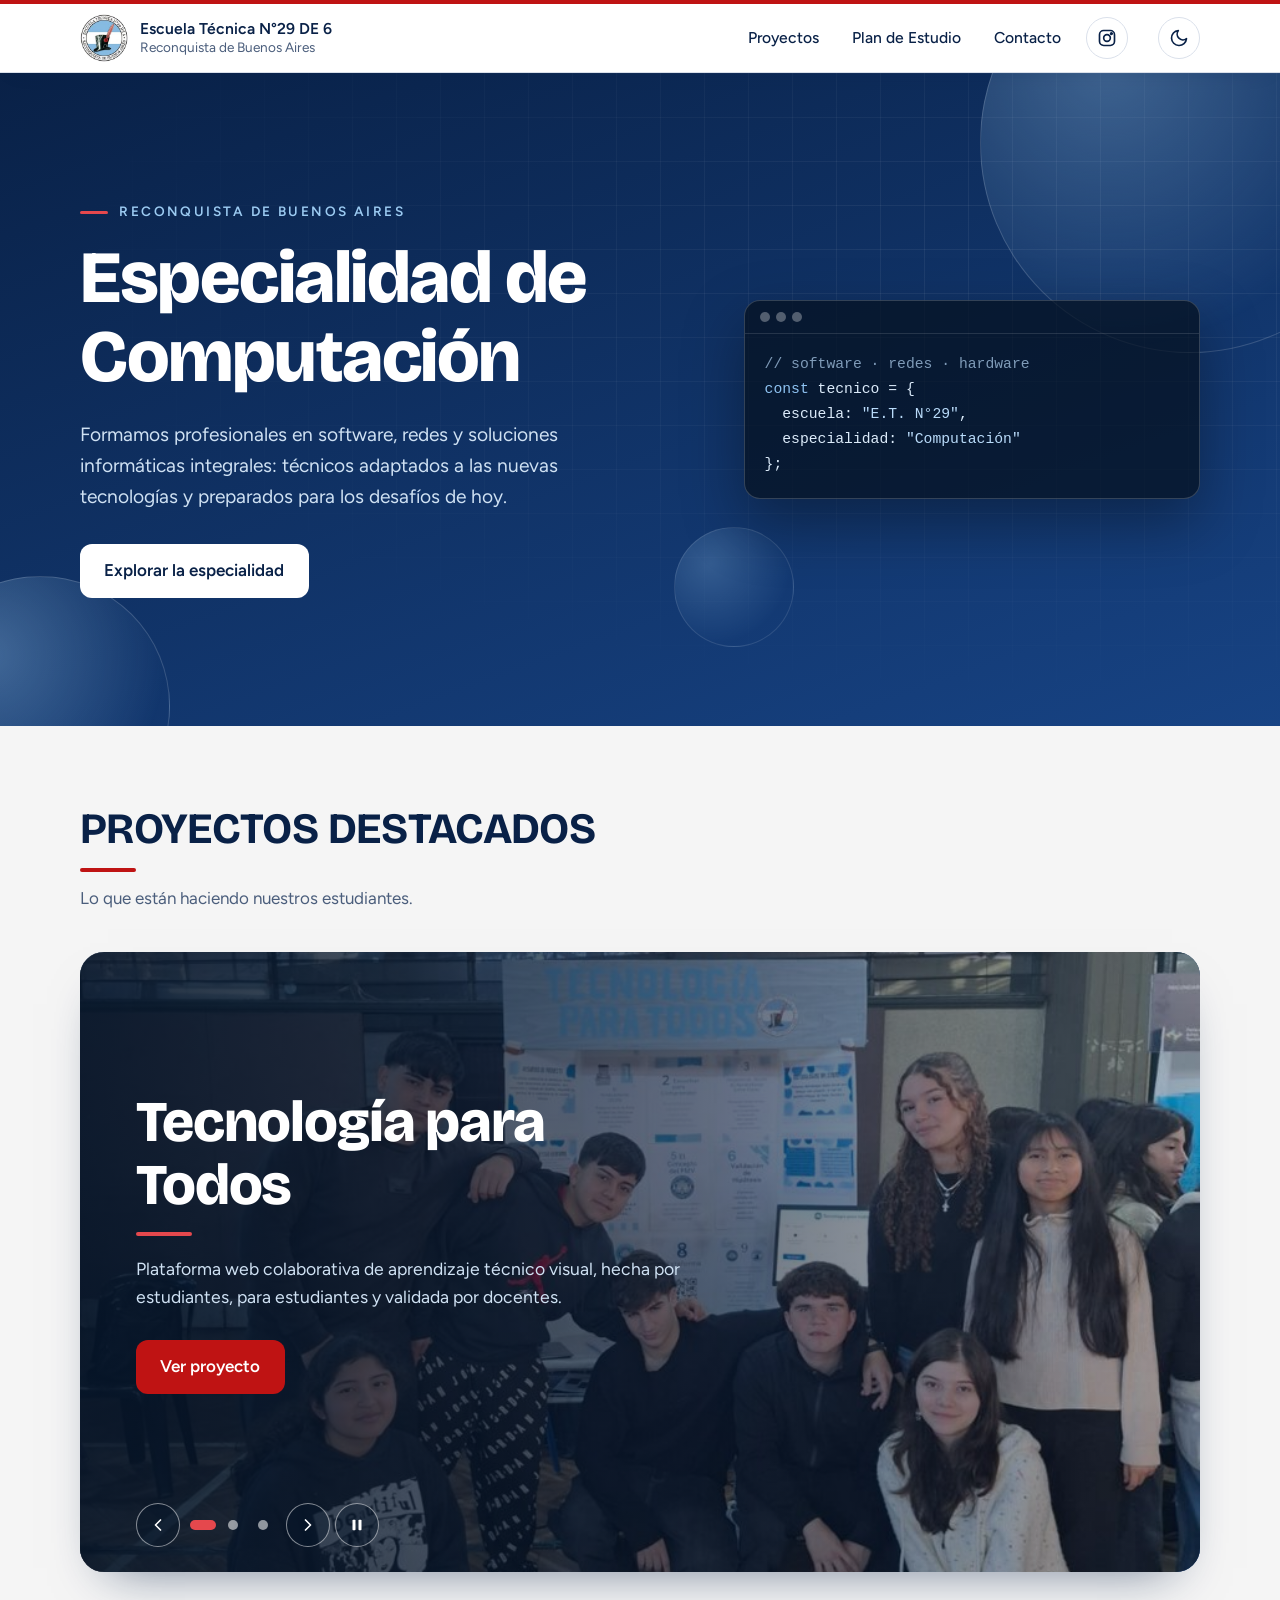
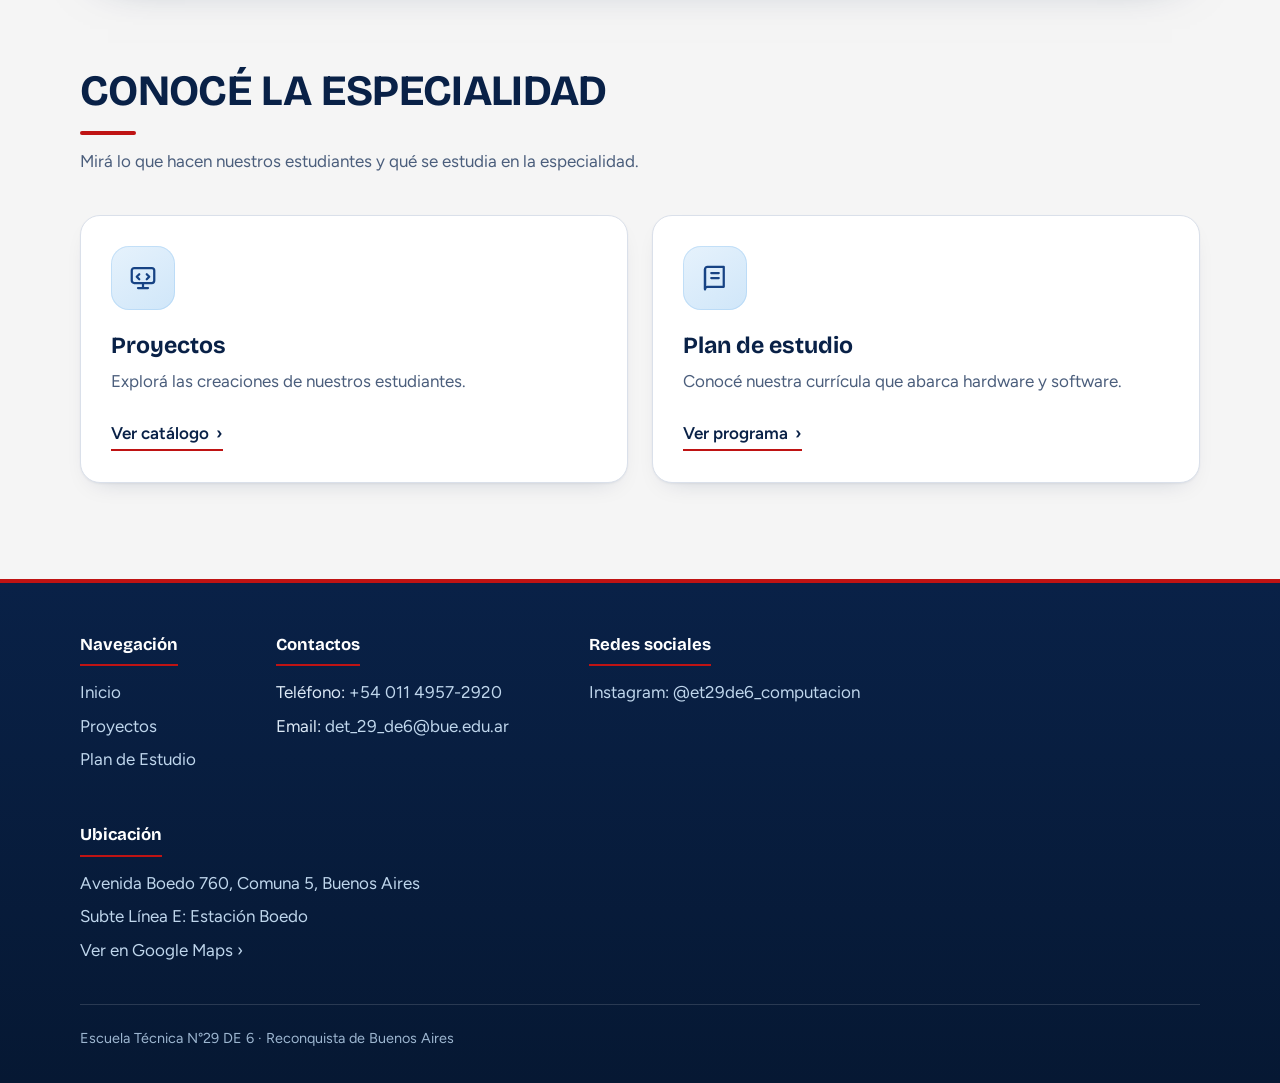
<file: index.html>
<!DOCTYPE html>
<html lang="es">
<head>
<meta charset="utf-8">
<meta name="viewport" content="width=device-width, initial-scale=1, viewport-fit=cover">
<title>Especialidad de Computación · Escuela Técnica N°29 DE 6</title>
<link href="https://fonts.googleapis.com/css2?family=Bricolage+Grotesque:wght@600;700;800&family=Figtree:wght@400;500;600&display=swap" rel="stylesheet">
<link rel="stylesheet" href="global.css">
<link rel="stylesheet" href="inicio.css">
<link rel="stylesheet" href="carrusel.css">
<script src="menu.js"></script>
</head>
<body>
<header>
  <div class="wrap bar">
    <a class="brand" href="index.html" aria-label="Inicio">
      <!-- Se mantiene la imagen original -->
      <img src="logo.jpg" width="48" height="48" alt="Escudo de la Escuela Técnica N°29 DE 6" style="border-radius:50%;flex:none;display:block;background:#fff">
      <span>Escuela Técnica N°29 DE 6<small>Reconquista de Buenos Aires</small></span>
    </a>
    <button class="burger" aria-label="Abrir menú" aria-expanded="false" aria-controls="menu">
      <svg width="22" height="22" viewBox="0 0 24 24" fill="none" stroke="currentColor" stroke-width="2" stroke-linecap="round"><path d="M3 6h18M3 12h18M3 18h18"/></svg>
    </button>
    <nav class="main" id="menu" aria-label="Principal">
      <!-- ¡ENLACES CORREGIDOS A HTML! -->
      <a href="proyectos.html">Proyectos</a>
      <a href="plan.html">Plan de Estudio</a>
      <a href="#contacto">Contacto</a>
      <a class="ig" href="https://www.instagram.com/et29de6_computacion" target="_blank" rel="noopener" aria-label="Instagram de la escuela">
        <svg width="20" height="20" viewBox="0 0 24 24" fill="none" stroke="currentColor" stroke-width="2"><rect x="3" y="3" width="18" height="18" rx="5"/><circle cx="12" cy="12" r="4"/><circle cx="17.3" cy="6.7" r="1" fill="currentColor"/></svg>
      </a>
    </nav>
  </div>
</header>

<main id="inicio">
  <div class="hero">
    <span class="ell e1"></span><span class="ell e2"></span><span class="ell e3"></span>
    <div class="wrap">
      <div>
        <p class="eyebrow">Reconquista de Buenos Aires</p>
        <h1>Especialidad de Computación</h1>
        <p>Formamos profesionales en software, redes y soluciones informáticas integrales: técnicos adaptados a las nuevas tecnologías y preparados para los desafíos de hoy.</p>
        <div class="cta">
          <!-- ¡ENLACES CORREGIDOS A HTML! -->
          <a class="btn primary" href="#explorar">Explorar la especialidad</a>
        </div>
      </div>
      <div class="term" aria-hidden="true">
        <div class="top"><i></i><i></i><i></i></div>
<pre><span class="c">// software · redes · hardware</span>
<span class="k">const</span> tecnico = {
  escuela: <span class="s">"E.T. N°29"</span>,
  especialidad: <span class="s">"Computación"</span>
};</pre>
      </div>
    </div>
  </div>
  <!-- Carrusel de proyectos destacados (se alimenta de proyectos-data.js) -->
  <section class="car-sec" id="destacados" aria-labelledby="car-t">
    <div class="wrap">
      <div class="head">
        <h2 id="car-t">Proyectos destacados</h2>
        <p>Lo que están haciendo nuestros estudiantes.</p>
      </div>
      <div class="car" id="carrusel" role="region" aria-roledescription="carrusel" aria-label="Proyectos destacados"></div>
    </div>
  </section>
  <section class="explore" id="explorar">
    <div class="wrap">
      <div class="head">
        <h2>Conocé la especialidad</h2>
        <p>Mirá lo que hacen nuestros estudiantes y qué se estudia en la especialidad.</p>
      </div>
      <div class="grid">
        <!-- ¡ENLACES CORREGIDOS A HTML! -->
        <a class="card" href="proyectos.html">
          <span class="ico"><svg width="30" height="30" viewBox="0 0 24 24" fill="none" stroke="currentColor" stroke-width="1.8" stroke-linecap="round" stroke-linejoin="round" aria-hidden="true"><rect x="3" y="4" width="18" height="12" rx="2"/><path d="M8 20h8M12 16v4M9 9l-2 2 2 2M15 9l2 2-2 2"/></svg></span>
          <h3>Proyectos</h3>
          <p>Explorá las creaciones de nuestros estudiantes.</p>
          <span class="go">Ver catálogo <span aria-hidden="true">›</span></span>
        </a>
        <a class="card" href="plan.html">
          <span class="ico"><svg width="30" height="30" viewBox="0 0 24 24" fill="none" stroke="currentColor" stroke-width="1.8" stroke-linecap="round" stroke-linejoin="round" aria-hidden="true"><path d="M4 5a2 2 0 0 1 2-2h13v16H6a2 2 0 0 0-2 2z"/><path d="M4 21V5M9 8h6M9 12h6"/></svg></span>
          <h3>Plan de estudio</h3>
          <p>Conocé nuestra currícula que abarca hardware y software.</p>
          <span class="go">Ver programa <span aria-hidden="true">›</span></span>
        </a>
      </div>
    </div>
  </section>
</main>

<!-- Footer compartido -->
<footer id="contacto">
  <div class="wrap">
    <div class="fgrid">
      <!-- ¡ENLACES CORREGIDOS A HTML! -->
      <div><h4>Navegación</h4><ul><li><a href="index.html">Inicio</a></li><li><a href="proyectos.html">Proyectos</a></li><li><a href="plan.html">Plan de Estudio</a></li></ul></div>
      <div><h4>Contactos</h4><ul><li>Teléfono: <a href="tel:+541149572920">+54 011 4957-2920</a></li><li>Email: <a href="mailto:det_29_de6@bue.edu.ar">det_29_de6@bue.edu.ar</a></li></ul></div>
      <div><h4>Redes sociales</h4><ul><li><a href="https://www.instagram.com/et29de6_computacion" target="_blank" rel="noopener">Instagram: @et29de6_computacion</a></li></ul></div>
      <div><h4>Ubicación</h4><address>Avenida Boedo 760, Comuna 5, Buenos Aires<span>Subte Línea E: Estación Boedo</span><a href="https://www.google.com/maps/search/?api=1&query=Escuela+T%C3%A9cnica+29+Avenida+Boedo+760+Buenos+Aires" target="_blank" rel="noopener">Ver en Google Maps ›</a></address></div>
    </div>
    <div class="legal">Escuela Técnica N°29 DE 6 · Reconquista de Buenos Aires</div>
  </div>
</footer>
<script src="proyectos-data.js"></script>
<script src="carrusel.js"></script>
</body>
</html>
</file>
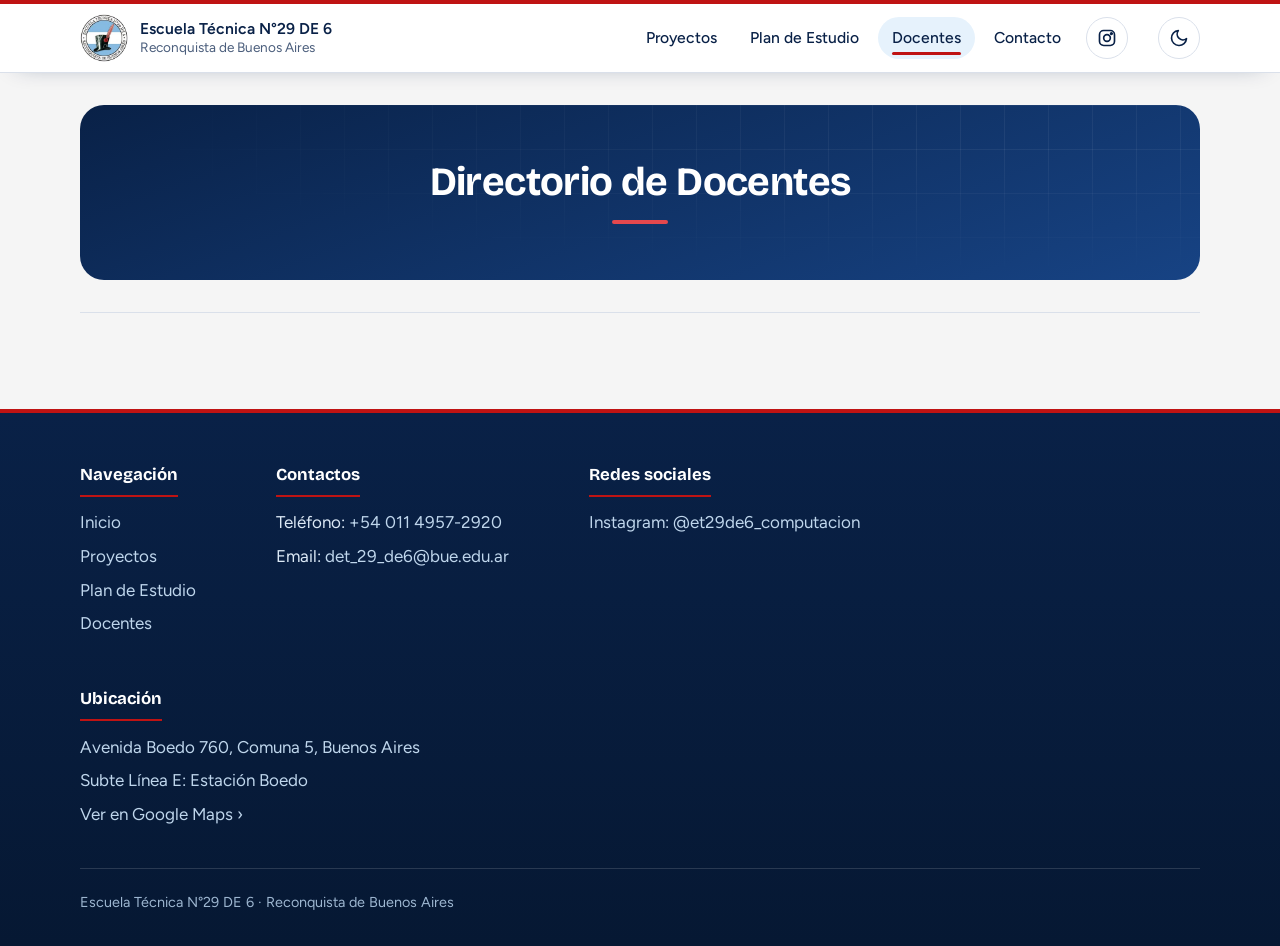
<file: docentes.html>
<!DOCTYPE html>
<html lang="es">
<head>
<meta charset="utf-8">
<meta name="viewport" content="width=device-width, initial-scale=1, viewport-fit=cover">
<title>Docentes · Escuela Técnica N°29 DE 6</title>
<link href="https://fonts.googleapis.com/css2?family=Bricolage+Grotesque:wght@600;700;800&family=Figtree:wght@400;500;600&display=swap" rel="stylesheet">
<link rel="stylesheet" href="global.css">
<link rel="stylesheet" href="docentes.css">
</head>
<body>
<header>
  <div class="wrap bar">
    <a class="brand" href="index.html" aria-label="Inicio">
      <img src="logo.jpg" width="48" height="48" alt="Escudo de la Escuela Técnica N°29 DE 6" style="border-radius:50%;flex:none;display:block;background:#fff">
      <span>Escuela Técnica N°29 DE 6<small>Reconquista de Buenos Aires</small></span>
    </a>
    <button class="burger" aria-label="Abrir menú" aria-expanded="false" aria-controls="menu">
      <svg width="22" height="22" viewBox="0 0 24 24" fill="none" stroke="currentColor" stroke-width="2" stroke-linecap="round"><path d="M3 6h18M3 12h18M3 18h18"/></svg>
    </button>
    <nav class="main" id="menu" aria-label="Principal">
      <a href="proyectos.html">Proyectos</a>
      <a href="plan.html">Plan de Estudio</a>
      <a href="docentes.html" class="active">Docentes</a>
      <a href="#contacto">Contacto</a>
      <a class="ig" href="https://www.instagram.com/et29de6_computacion" target="_blank" rel="noopener" aria-label="Instagram de la escuela">
        <svg width="20" height="20" viewBox="0 0 24 24" fill="none" stroke="currentColor" stroke-width="2"><rect x="3" y="3" width="18" height="18" rx="5"/><circle cx="12" cy="12" r="4"/><circle cx="17.3" cy="6.7" r="1" fill="currentColor"/></svg>
      </a>
    </nav>
  </div>
</header>
<main>
  <div class="wrap">
    <div class="phead center"><h1>Directorio de Docentes</h1></div><hr class="rule">
    <div class="dgrid" id="dg" style="padding-bottom:4rem"></div>
  </div>
</main>
<footer id="contacto">
  <div class="wrap">
    <div class="fgrid">
      <div><h4>Navegación</h4><ul>
        <li><a href="index.html">Inicio</a></li><li><a href="proyectos.html">Proyectos</a></li>
        <li><a href="plan.html">Plan de Estudio</a></li><li><a href="docentes.html">Docentes</a></li></ul></div>
      <div><h4>Contactos</h4><ul>
        <li>Teléfono: <a href="tel:+541149572920">+54 011 4957-2920</a></li>
        <li>Email: <a href="mailto:det_29_de6@bue.edu.ar">det_29_de6@bue.edu.ar</a></li></ul></div>
      <div><h4>Redes sociales</h4><ul>
        <li><a href="https://www.instagram.com/et29de6_computacion" target="_blank" rel="noopener">Instagram: @et29de6_computacion</a></li></ul></div>
      <div><h4>Ubicación</h4><address>
        Avenida Boedo 760, Comuna 5, Buenos Aires
        <span>Subte Línea E: Estación Boedo</span>
        <a href="https://www.google.com/maps/search/?api=1&query=Escuela+T%C3%A9cnica+29+Avenida+Boedo+760+Buenos+Aires" target="_blank" rel="noopener">Ver en Google Maps ›</a></address></div>
    </div>
    <div class="legal">Escuela Técnica N°29 DE 6 · Reconquista de Buenos Aires</div>
  </div>
</footer>
<script src="menu.js"></script>
<script src="docentes.js"></script>
</body>
</html>
</file>
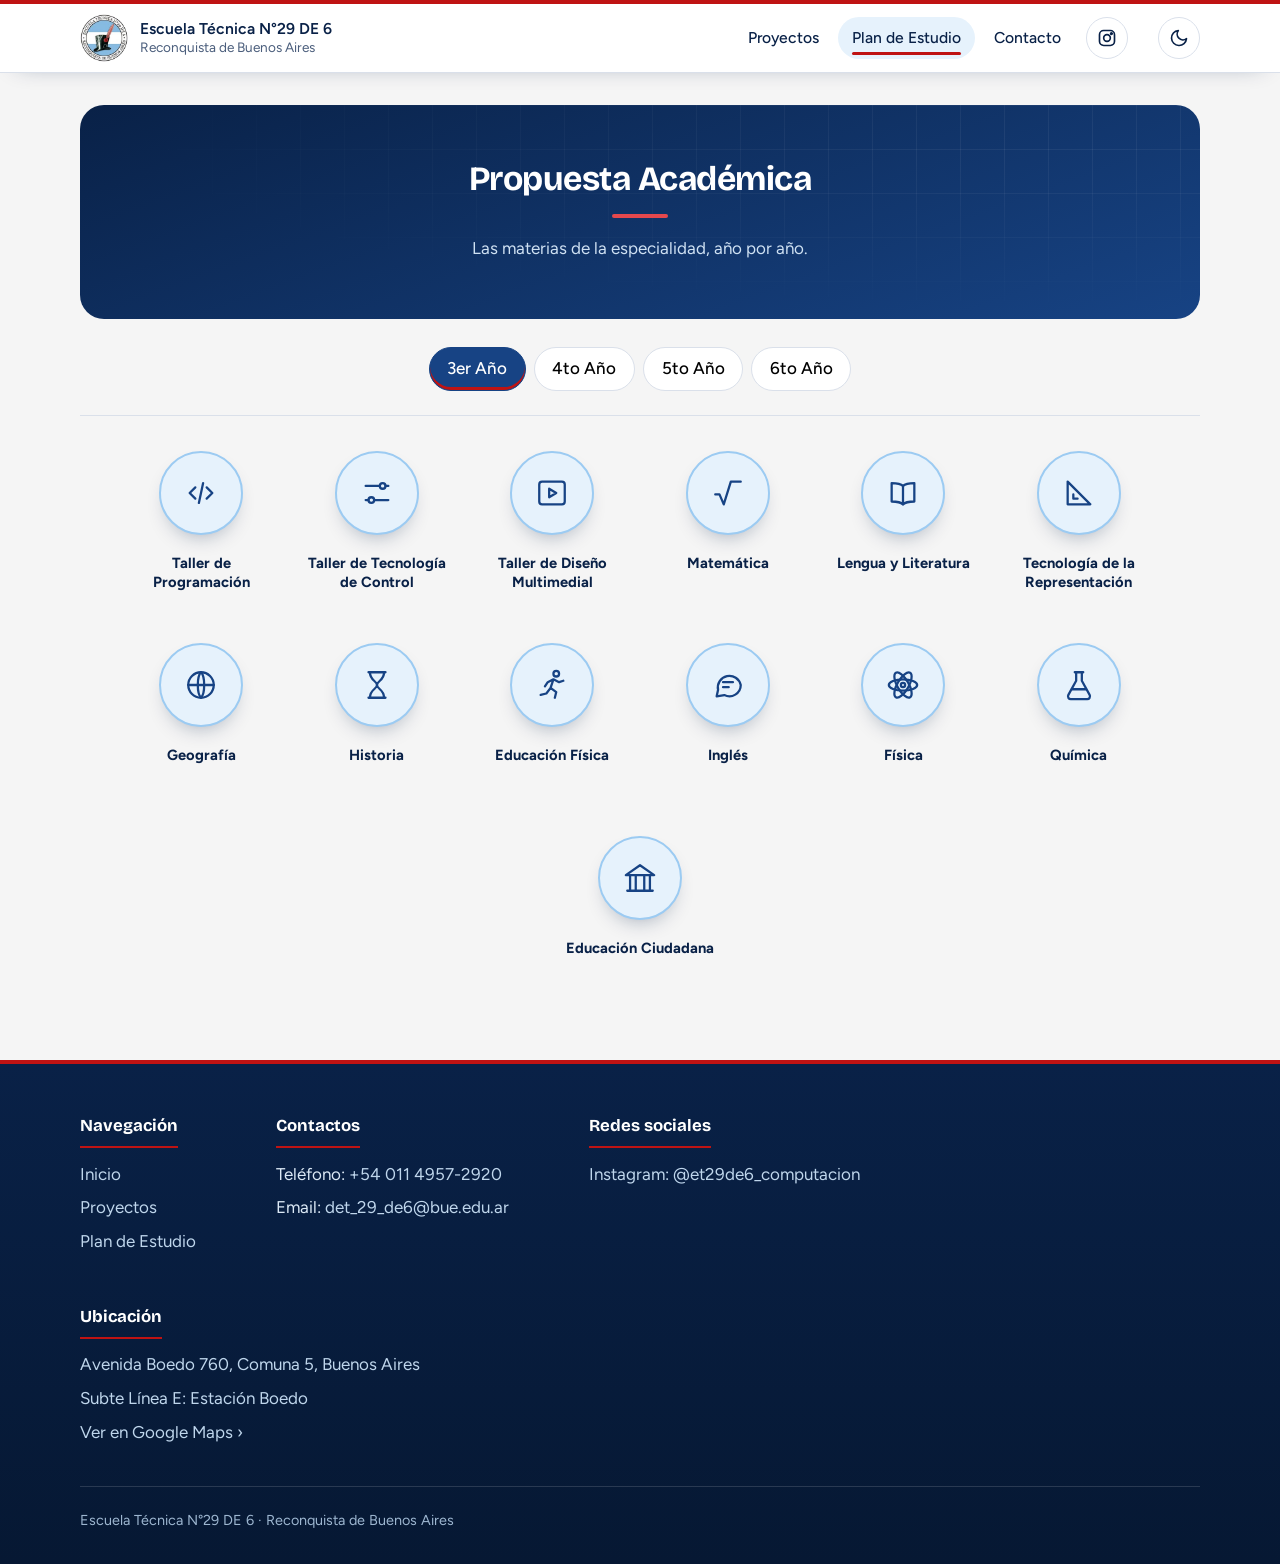
<file: plan.html>
<!DOCTYPE html>
<html lang="es">
<head>
<meta charset="utf-8">
<meta name="viewport" content="width=device-width, initial-scale=1, viewport-fit=cover">
<title>Plan de Estudio · Escuela Técnica N°29 DE 6</title>
<link href="https://fonts.googleapis.com/css2?family=Bricolage+Grotesque:wght@600;700;800&family=Figtree:wght@400;500;600&display=swap" rel="stylesheet">
<link rel="stylesheet" href="global.css">
<link rel="stylesheet" href="plan.css">
<script src="menu.js"></script>
</head>
<body>
<header>
  <div class="wrap bar">
    <a class="brand" href="index.html" aria-label="Inicio">
      <img src="logo.jpg" width="48" height="48" alt="Escudo de la Escuela Técnica N°29 DE 6" style="border-radius:50%;flex:none;display:block;background:#fff">
      <span>Escuela Técnica N°29 DE 6<small>Reconquista de Buenos Aires</small></span>
    </a>
    <button class="burger" aria-label="Abrir menú" aria-expanded="false" aria-controls="menu">
      <svg width="22" height="22" viewBox="0 0 24 24" fill="none" stroke="currentColor" stroke-width="2" stroke-linecap="round"><path d="M3 6h18M3 12h18M3 18h18"/></svg>
    </button>
    <nav class="main" id="menu" aria-label="Principal">
      <a href="proyectos.html">Proyectos</a>
      <a href="plan.html" class="active">Plan de Estudio</a>
      <a href="#contacto">Contacto</a>
      <a class="ig" href="https://www.instagram.com/et29de6_computacion" target="_blank" rel="noopener" aria-label="Instagram de la escuela">
        <svg width="20" height="20" viewBox="0 0 24 24" fill="none" stroke="currentColor" stroke-width="2"><rect x="3" y="3" width="18" height="18" rx="5"/><circle cx="12" cy="12" r="4"/><circle cx="17.3" cy="6.7" r="1" fill="currentColor"/></svg>
      </a>
    </nav>
  </div>
</header>
<main>
  <div class="wrap">
    <div class="phead center">
      <h1>Propuesta Académica</h1>
      <p>Las materias de la especialidad, año por año.</p>
    </div>
    <div class="chips c" id="years" role="group" aria-label="Año"></div><hr class="rule">
    <div class="mats" id="mats" style="padding-bottom:4rem"></div>
  </div>
</main>
<footer id="contacto">
  <div class="wrap">
    <div class="fgrid">
      <div><h4>Navegación</h4><ul>
        <li><a href="index.html">Inicio</a></li><li><a href="proyectos.html">Proyectos</a></li>
        <li><a href="plan.html">Plan de Estudio</a></li></ul></div>
      <div><h4>Contactos</h4><ul>
        <li>Teléfono: <a href="tel:+541149572920">+54 011 4957-2920</a></li>
        <li>Email: <a href="mailto:det_29_de6@bue.edu.ar">det_29_de6@bue.edu.ar</a></li></ul></div>
      <div><h4>Redes sociales</h4><ul>
        <li><a href="https://www.instagram.com/et29de6_computacion" target="_blank" rel="noopener">Instagram: @et29de6_computacion</a></li></ul></div>
      <div><h4>Ubicación</h4><address>
        Avenida Boedo 760, Comuna 5, Buenos Aires
        <span>Subte Línea E: Estación Boedo</span>
        <a href="https://www.google.com/maps/search/?api=1&query=Escuela+T%C3%A9cnica+29+Avenida+Boedo+760+Buenos+Aires" target="_blank" rel="noopener">Ver en Google Maps ›</a></address></div>
    </div>
    <div class="legal">Escuela Técnica N°29 DE 6 · Reconquista de Buenos Aires</div>
  </div>
</footer>
<script src="plan.js"></script>
</body>
</html>
</file>
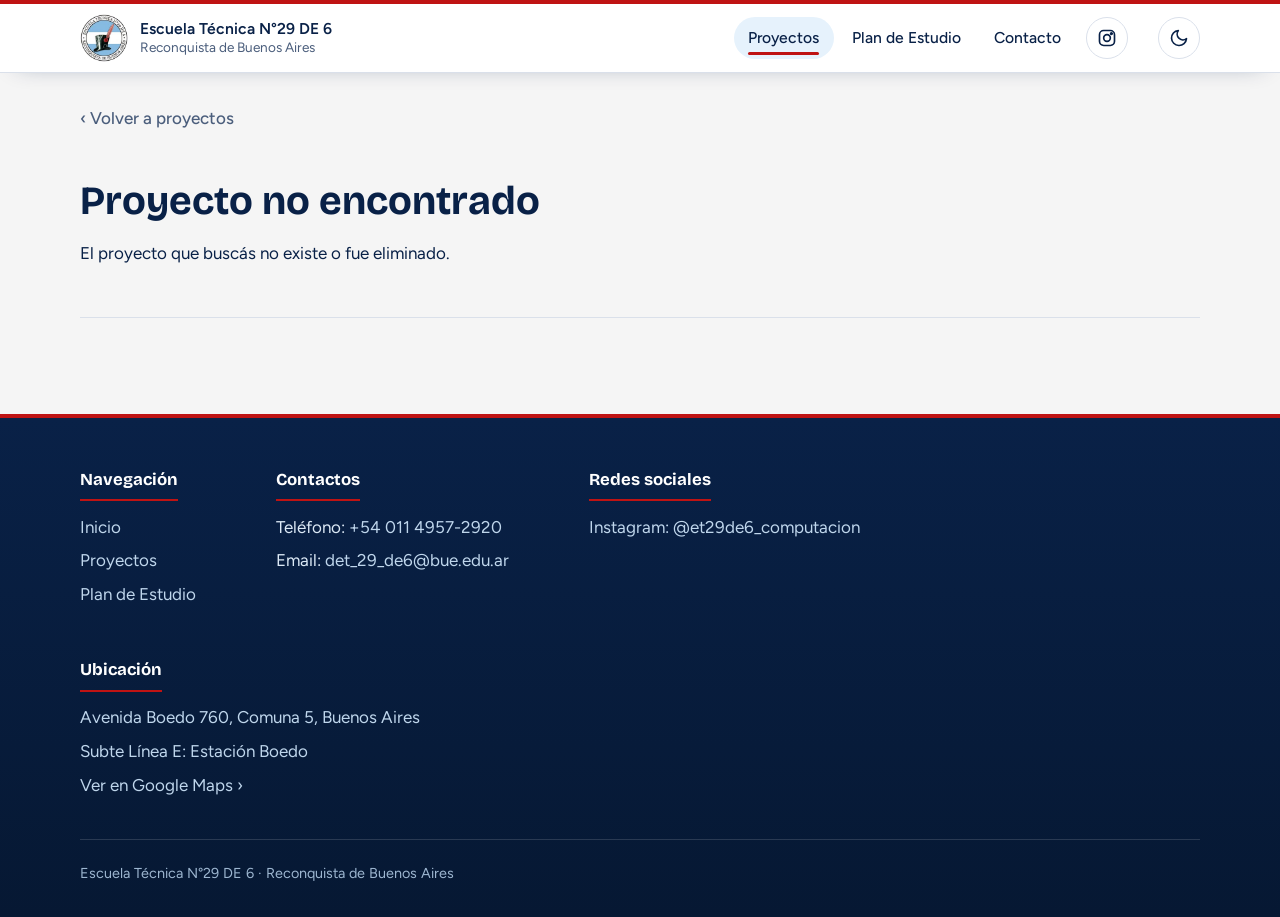
<file: proyecto.html>
<!DOCTYPE html>
<html lang="es">
<head>
<meta charset="utf-8">
<meta name="viewport" content="width=device-width, initial-scale=1, viewport-fit=cover">
<title>Detalle del Proyecto · Escuela Técnica N°29 DE 6</title>
<link href="https://fonts.googleapis.com/css2?family=Bricolage+Grotesque:wght@600;700;800&family=Figtree:wght@400;500;600&display=swap" rel="stylesheet">
<link rel="stylesheet" href="global.css">
<link rel="stylesheet" href="proyecto.css">
<script src="menu.js"></script>
</head>
<body>
<header>
  <div class="wrap bar">
    <a class="brand" href="index.html" aria-label="Inicio">
      <img src="logo.jpg" width="48" height="48" alt="Escudo de la Escuela Técnica N°29 DE 6" style="border-radius:50%;flex:none;display:block;background:#fff">
      <span>Escuela Técnica N°29 DE 6<small>Reconquista de Buenos Aires</small></span>
    </a>
    <button class="burger" aria-label="Abrir menú" aria-expanded="false" aria-controls="menu">
      <svg width="22" height="22" viewBox="0 0 24 24" fill="none" stroke="currentColor" stroke-width="2" stroke-linecap="round"><path d="M3 6h18M3 12h18M3 18h18"/></svg>
    </button>
    <nav class="main" id="menu" aria-label="Principal">
      <a href="proyectos.html" class="active">Proyectos</a>
      <a href="plan.html">Plan de Estudio</a>
      <a href="#contacto">Contacto</a>
      <a class="ig" href="https://www.instagram.com/et29de6_computacion" target="_blank" rel="noopener" aria-label="Instagram de la escuela">
        <svg width="20" height="20" viewBox="0 0 24 24" fill="none" stroke="currentColor" stroke-width="2"><rect x="3" y="3" width="18" height="18" rx="5"/><circle cx="12" cy="12" r="4"/><circle cx="17.3" cy="6.7" r="1" fill="currentColor"/></svg>
      </a>
    </nav>
  </div>
</header>
<main>
  <div class="wrap" id="detalle-proyecto" style="padding-bottom:4rem"></div>
</main>
<footer id="contacto">
  <div class="wrap">
    <div class="fgrid">
      <div><h4>Navegación</h4><ul>
        <li><a href="index.html">Inicio</a></li><li><a href="proyectos.html">Proyectos</a></li>
        <li><a href="plan.html">Plan de Estudio</a></li></ul></div>
      <div><h4>Contactos</h4><ul>
        <li>Teléfono: <a href="tel:+541149572920">+54 011 4957-2920</a></li>
        <li>Email: <a href="mailto:det_29_de6@bue.edu.ar">det_29_de6@bue.edu.ar</a></li></ul></div>
      <div><h4>Redes sociales</h4><ul>
        <li><a href="https://www.instagram.com/et29de6_computacion" target="_blank" rel="noopener">Instagram: @et29de6_computacion</a></li></ul></div>
      <div><h4>Ubicación</h4><address>
        Avenida Boedo 760, Comuna 5, Buenos Aires
        <span>Subte Línea E: Estación Boedo</span>
        <a href="https://www.google.com/maps/search/?api=1&query=Escuela+T%C3%A9cnica+29+Avenida+Boedo+760+Buenos+Aires" target="_blank" rel="noopener">Ver en Google Maps ›</a></address></div>
    </div>
    <div class="legal">Escuela Técnica N°29 DE 6 · Reconquista de Buenos Aires</div>
  </div>
</footer>
<script src="proyectos-data.js"></script>
<script src="proyecto.js"></script>
</body>
</html>
</file>
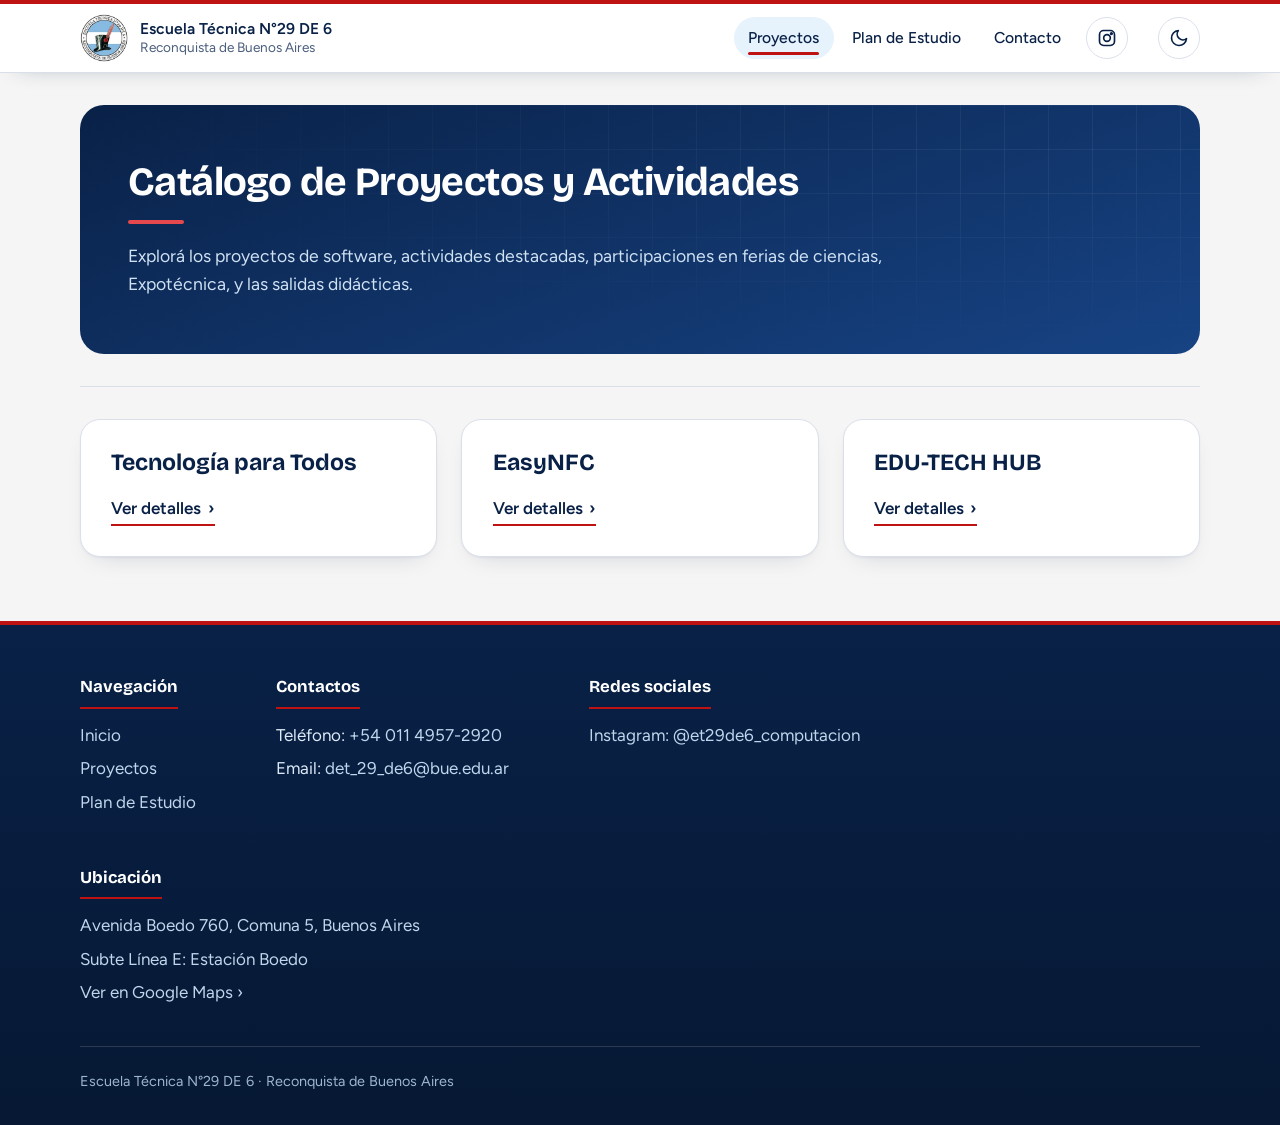
<file: proyectos.html>
<!DOCTYPE html>
<html lang="es">
<head>
<meta charset="utf-8">
<meta name="viewport" content="width=device-width, initial-scale=1, viewport-fit=cover">
<title>Proyectos · Escuela Técnica N°29 DE 6</title>
<link href="https://fonts.googleapis.com/css2?family=Bricolage+Grotesque:wght@600;700;800&family=Figtree:wght@400;500;600&display=swap" rel="stylesheet">
<link rel="stylesheet" href="global.css">
<link rel="stylesheet" href="proyectos.css">
<script src="menu.js"></script>
</head>
<body>
<header>
  <div class="wrap bar">
    <a class="brand" href="index.html" aria-label="Inicio">
      <img src="logo.jpg" width="48" height="48" alt="Escudo de la Escuela Técnica N°29 DE 6" style="border-radius:50%;flex:none;display:block;background:#fff">
      <span>Escuela Técnica N°29 DE 6<small>Reconquista de Buenos Aires</small></span>
    </a>
    <button class="burger" aria-label="Abrir menú" aria-expanded="false" aria-controls="menu">
      <svg width="22" height="22" viewBox="0 0 24 24" fill="none" stroke="currentColor" stroke-width="2" stroke-linecap="round"><path d="M3 6h18M3 12h18M3 18h18"/></svg>
    </button>
    <nav class="main" id="menu" aria-label="Principal">
      <a href="proyectos.html" class="active">Proyectos</a>
      <a href="plan.html">Plan de Estudio</a>
      <a href="#contacto">Contacto</a>
      <a class="ig" href="https://www.instagram.com/et29de6_computacion" target="_blank" rel="noopener" aria-label="Instagram de la escuela">
        <svg width="20" height="20" viewBox="0 0 24 24" fill="none" stroke="currentColor" stroke-width="2"><rect x="3" y="3" width="18" height="18" rx="5"/><circle cx="12" cy="12" r="4"/><circle cx="17.3" cy="6.7" r="1" fill="currentColor"/></svg>
      </a>
    </nav>
  </div>
</header>
<main>
  <div class="wrap">
    <div class="phead">
      <h1>Catálogo de Proyectos y Actividades</h1>
      <p>Explorá los proyectos de software, actividades destacadas, participaciones en ferias de ciencias, Expotécnica, y las salidas didácticas.</p>
    </div>
  <hr class="rule">
    <div class="grid" id="pg" style="padding-bottom:4rem"></div>
  </div>
</main>
<footer id="contacto">
  <div class="wrap">
    <div class="fgrid">
      <div><h4>Navegación</h4><ul>
        <li><a href="index.html">Inicio</a></li><li><a href="proyectos.html">Proyectos</a></li>
        <li><a href="plan.html">Plan de Estudio</a></li></ul></div>
      <div><h4>Contactos</h4><ul>
        <li>Teléfono: <a href="tel:+541149572920">+54 011 4957-2920</a></li>
        <li>Email: <a href="mailto:det_29_de6@bue.edu.ar">det_29_de6@bue.edu.ar</a></li></ul></div>
      <div><h4>Redes sociales</h4><ul>
        <li><a href="https://www.instagram.com/et29de6_computacion" target="_blank" rel="noopener">Instagram: @et29de6_computacion</a></li></ul></div>
      <div><h4>Ubicación</h4><address>
        Avenida Boedo 760, Comuna 5, Buenos Aires
        <span>Subte Línea E: Estación Boedo</span>
        <a href="https://www.google.com/maps/search/?api=1&query=Escuela+T%C3%A9cnica+29+Avenida+Boedo+760+Buenos+Aires" target="_blank" rel="noopener">Ver en Google Maps ›</a></address></div>
    </div>
    <div class="legal">Escuela Técnica N°29 DE 6 · Reconquista de Buenos Aires</div>
  </div>
</footer>
<script src="proyectos-data.js"></script>
<script src="proyectos.js"></script>
</body>
</html>
</file>
<file: global.css>
:root {
  /* Paleta: azul marino, azul, blanco hueso, rojo + celeste clarito */
  --navy:#092147; --navy-2:#174384; --blue:#174384; --blue-d:#0F3166; --accent:#174384;
  --red:#BF1313; --celeste:#9CCBF2; --celeste-soft:#E6F2FC;
  --bg:#F5F5F5; --surface:#FFFFFF; --text:#092147; --muted:#4B5E7C; --line:#DAE0EA;
  --hero-a:#092147; --hero-b:#174384; --on-hero:#FFFFFF; --on-hero-muted:#CFE1F3;
  box-sizing:border-box; padding-top:env(safe-area-inset-top,0px); padding-bottom:env(safe-area-inset-bottom,0px);
}
@media (prefers-color-scheme:dark){
  :root:not([data-theme="light"]){--bg:#061529;--surface:#0B2347;--text:#F5F5F5;--muted:#A9BCD6;--line:#1E3A66;--celeste-soft:#12305C;--hero-a:#04101F;--hero-b:#0F3066;--accent:#9CCBF2;--red:#E5484D}
}
:root[data-theme="dark"]{--bg:#061529;--surface:#0B2347;--text:#F5F5F5;--muted:#A9BCD6;--line:#1E3A66;--celeste-soft:#12305C;--hero-a:#04101F;--hero-b:#0F3066;--accent:#9CCBF2;--red:#E5484D}
html{scroll-padding-top:calc(env(safe-area-inset-top,0px) + 76px);scroll-behavior:smooth}
*,*::before,*::after{box-sizing:border-box}
body{margin:0;background:var(--bg);color:var(--text);font-family:"Figtree",system-ui,-apple-system,"Segoe UI",sans-serif;font-size:1.0625rem;line-height:1.6}
h1,h2,h3{font-family:"Bricolage Grotesque","Figtree",system-ui,sans-serif;line-height:1.08;margin:0}
a{color:inherit; text-decoration:none}
:focus-visible{outline:3px solid var(--accent);outline-offset:3px;border-radius:6px}
.wrap{width:min(1120px,100% - 2.5rem);margin-inline:auto}

/* Detalle rojo bajo los títulos */
.phead h1::after,.head h2::after{content:"";display:block;width:56px;height:4px;border-radius:2px;background:var(--red);margin:1rem 0 0}
.center h1::after{margin-inline:auto}

/* Header */
header{position:sticky;top:0;z-index:10;background:color-mix(in srgb,var(--surface) 92%,transparent);backdrop-filter:blur(10px);border-top:4px solid var(--red);border-bottom:1px solid var(--line);padding-top:env(safe-area-inset-top,0px)}
.bar{display:flex;align-items:center;gap:1.5rem;min-height:68px}
.brand{display:flex;align-items:center;gap:.75rem;font-weight:600;line-height:1.2;font-size:.98rem}
.brand svg{flex:none}
.brand small{display:block;font-weight:400;color:var(--muted);font-size:.85rem}
nav.main{margin-left:auto;display:flex;align-items:center;gap:.25rem}
nav.main a{padding:.55rem .9rem;border-radius:999px;font-weight:500;font-size:.98rem;color:var(--text)}
nav.main a:hover, nav.main a.active{background:var(--celeste-soft)}
.ig{display:grid;place-items:center;width:42px;height:42px;border-radius:50%;border:1px solid var(--line);margin-left:.4rem}
nav.main .ig{padding:0}
.ig:hover{background:var(--celeste-soft)}
.burger{display:none;margin-left:auto;width:44px;height:44px;border:1px solid var(--line);border-radius:12px;background:transparent;color:var(--text);cursor:pointer}

/* Footer */
footer{border-top:4px solid var(--red);background:var(--navy);color:#DCE9F6;padding:3rem 0 calc(2rem + env(safe-area-inset-bottom,0px))}
.fgrid{display:flex;flex-wrap:wrap;gap:3rem 5rem}
footer h4{margin:0 0 .8rem;font-family:"Bricolage Grotesque",sans-serif;font-size:1.05rem;color:#fff}
footer ul{list-style:none;margin:0;padding:0;display:grid;gap:.4rem}
footer a{color:#BFD6EC}
footer a:hover{color:#fff;text-decoration:underline}
footer address{font-style:normal;display:grid;gap:.4rem;color:#BFD6EC}
.legal{margin-top:2.5rem;padding-top:1.4rem;border-top:1px solid rgba(255,255,255,.14);font-size:.9rem;color:#9DB6D0}

@media (max-width:860px){
  .burger{display:grid;place-items:center}
  nav.main{display:none;position:absolute;left:0;right:0;top:100%;flex-direction:column;align-items:stretch;background:var(--surface);border-bottom:1px solid var(--line);padding:.8rem 1.25rem 1.2rem}
  nav.main.open{display:flex}
  nav.main a{padding:.85rem 1rem}
  .ig{margin:.4rem 0 0;width:100%;border-radius:12px;height:46px}
}
/* ===== Mejoras visuales ===== */
header{box-shadow:0 8px 24px -18px rgba(9,33,71,.45)}
footer{background:linear-gradient(180deg,var(--navy),#061833)}
::selection{background:var(--red);color:#fff}
.btn{transition:transform .2s,background .2s}
.btn:hover{transform:translateY(-2px)}
.hero .eyebrow::before{content:"";display:inline-block;width:28px;height:3px;border-radius:2px;background:#E5484D;vertical-align:middle;margin-right:.7rem}

/* Banner de título en las páginas internas (igual que el inicio) */
main .phead{position:relative;overflow:hidden;margin-top:2rem;padding:clamp(2rem,5vw,3.5rem) clamp(1.5rem,5vw,3rem);border-radius:24px;color:var(--on-hero);background:linear-gradient(160deg,var(--hero-a),var(--hero-b))}
main .phead::before{content:"";position:absolute;inset:0;pointer-events:none;background-image:linear-gradient(rgba(255,255,255,.06) 1px,transparent 1px),linear-gradient(90deg,rgba(255,255,255,.06) 1px,transparent 1px);background-size:44px 44px;mask-image:radial-gradient(ellipse at 85% 20%,#000 5%,transparent 70%)}
main .phead>*{position:relative}
main .phead h1{color:#fff;margin-bottom:0;letter-spacing:-.015em}
main .phead h1::after{background:#E5484D}
main .phead p{color:var(--on-hero-muted);margin:1.1rem 0 0}
.center p{margin-inline:auto}

/* Tarjetas con relieve suave */
main .card{box-shadow:0 1px 2px rgba(9,33,71,.05),0 10px 26px -16px rgba(9,33,71,.25)}
main .card:hover{box-shadow:0 18px 36px -16px rgba(9,33,71,.4)}
main .ico{background:linear-gradient(145deg,var(--celeste-soft),color-mix(in srgb,var(--celeste) 30%,var(--celeste-soft)));box-shadow:inset 0 0 0 1px color-mix(in srgb,var(--celeste) 45%,transparent)}

/* Plan de estudio y fotos */
.mat i{box-shadow:0 10px 22px -12px rgba(9,33,71,.45);transition:transform .2s}
.mat:hover i{transform:translateY(-3px) scale(1.04)}
.galeria img{box-shadow:0 14px 30px -18px rgba(9,33,71,.5)}
.chip{transition:background .2s,transform .2s}
.chip:hover{transform:translateY(-1px)}
@media (prefers-reduced-motion:reduce){*{transition:none!important;scroll-behavior:auto!important}}
main .phead + .chips{margin-top:1.75rem}
/* ===== Tema claro/oscuro: variables extra ===== */
:root{--tip-bg:#092147;--tip-fg:#FFFFFF;color-scheme:light}
@media (prefers-color-scheme:dark){:root:not([data-theme="light"]){--tip-bg:#F5F5F5;--tip-fg:#092147;color-scheme:dark}}
:root[data-theme="light"]{--tip-bg:#092147;--tip-fg:#FFFFFF;color-scheme:light}
:root[data-theme="dark"]{--tip-bg:#F5F5F5;--tip-fg:#092147;color-scheme:dark}

/* ===== Sugerencias (tooltips) ===== */
[data-tip]{position:relative}
[data-tip]::after{content:attr(data-tip);position:absolute;top:calc(100% + 10px);left:0;z-index:30;white-space:nowrap;padding:.45rem .75rem;border-radius:8px;background:var(--tip-bg);color:var(--tip-fg);font:500 .85rem/1.2 "Figtree",system-ui,sans-serif;box-shadow:0 8px 20px -8px rgba(9,33,71,.5);opacity:0;transform:translateY(-4px);pointer-events:none;transition:opacity .15s,transform .15s}
[data-tip]::before{content:"";position:absolute;top:calc(100% + 5px);left:22px;z-index:30;width:10px;height:10px;background:var(--tip-bg);transform:translateY(-4px) rotate(45deg);opacity:0;pointer-events:none;transition:opacity .15s,transform .15s}
@media (hover:hover){
  [data-tip]:hover::after{opacity:1;transform:none;transition-delay:.3s}
  [data-tip]:hover::before{opacity:1;transform:translateY(0) rotate(45deg);transition-delay:.3s}
}
[data-tip]:focus-visible::after{opacity:1;transform:none}
[data-tip]:focus-visible::before{opacity:1;transform:translateY(0) rotate(45deg)}
.themebtn[data-tip]::after{left:auto;right:0}
.themebtn[data-tip]::before{left:auto;right:16px}

/* ===== Botón de tema ===== */
nav.main{order:1}
.themebtn{order:2;display:grid;place-items:center;flex:none;width:42px;height:42px;padding:0;margin-left:.4rem;border-radius:50%;border:1px solid var(--line);background:transparent;color:var(--text);cursor:pointer;transition:background .2s,transform .3s}
.themebtn:hover{background:var(--celeste-soft)}
.themebtn:active{transform:rotate(25deg) scale(.94)}
.themebtn .i-sun{display:none}
:root[data-theme="dark"] .themebtn .i-sun{display:block}
:root[data-theme="dark"] .themebtn .i-moon{display:none}
.burger{order:3}
.brand{min-width:0}

@media (max-width:860px){
  .bar{gap:.6rem}
  .themebtn{margin-left:auto;width:44px;height:44px}
  .burger{margin-left:0}
  nav.main{order:0}
}
@media (max-width:480px){
  .brand{font-size:.84rem;gap:.55rem}
  .brand img{width:40px;height:40px}
  .brand small{font-size:.72rem}
}
/* En pantallas táctiles el tooltip del logo no se muestra salvo con teclado */
@media (hover:none){[data-tip]:not(:focus-visible)::after,[data-tip]:not(:focus-visible)::before{display:none}}

/* =====================================================================
   SP3-03 · Rojo integrado a la paleta
   Regla: azul marino/azul = estructura · celeste = superficies suaves
          rojo = acento (lo que marca "estás acá" o "hacé clic")
   Se usa poco a propósito: solo en detalles, nunca en fondos grandes.
   ===================================================================== */
:root{
  --red-d:#8F0E0E;        /* rojo oscuro: hover / presionado */
  --red-soft:#FCE9E9;     /* rojo muy claro: fondos de resaltado */
  --on-red:#FFFFFF;
}
@media (prefers-color-scheme:dark){
  :root:not([data-theme="light"]){--red-d:#C93A3F;--red-soft:#3A1519}
}
:root[data-theme="dark"]{--red-d:#C93A3F;--red-soft:#3A1519}

/* Menú: la página activa lleva una barrita roja */
nav.main a:not(.ig){position:relative}
nav.main a:not(.ig).active::after{content:"";position:absolute;left:.9rem;right:.9rem;bottom:.25rem;height:3px;border-radius:2px;background:var(--red)}
nav.main a:not(.ig):hover::after{content:"";position:absolute;left:.9rem;right:.9rem;bottom:.25rem;height:3px;border-radius:2px;background:var(--red);opacity:.45}
nav.main a:not(.ig).active:hover::after{opacity:1}
@media (max-width:860px){
  nav.main a:not(.ig).active::after,nav.main a:not(.ig):hover::after{left:1rem;right:auto;width:28px}
}

/* Enlaces de acción ("Ver detalles", "Ver catálogo"…): subrayado rojo en todas las tarjetas */
main .card .go{border-bottom-color:var(--red)}
main .card:hover .go{color:var(--red)}
:root[data-theme="dark"] main .card:hover .go{color:var(--text)}
main .card:hover{border-color:var(--red)}

/* Volver / enlaces secundarios */
.back-link:hover{color:var(--red)}
.btn-link{box-shadow:inset 0 -3px 0 var(--red)}
.btn-link:hover{background:var(--blue-d)}

/* Botón de llamada a la acción en rojo (para usar donde haga falta uno solo por pantalla) */
.btn.accent{background:var(--red);color:var(--on-red)}
.btn.accent:hover{background:var(--red-d)}

/* Filtros (chips): el seleccionado marca con rojo abajo, el hover lo insinúa */
.chip:hover{border-color:var(--red)}
.chip[aria-pressed="true"]{box-shadow:inset 0 -3px 0 var(--red)}

/* Plan de estudio: viñetas y círculos con detalle rojo al pasar el mouse */
.materia-list li::before{color:var(--red)}
.mat:hover i{border-color:var(--red)}

/* Fotos de proyectos: marco rojo al enfocar con teclado */
.galeria a:focus-visible{outline-color:var(--red)}

/* Pie de página: títulos con detalle rojo */
footer h4{display:inline-block;padding-bottom:.35rem;border-bottom:2px solid var(--red)}

/* Texto seleccionado y foco: el anillo de foco sigue en azul/celeste (contraste),
   el rojo queda reservado para acentos, no para estados de accesibilidad */

/* Piezas listas para el carrusel (SP3-01) */
:root{--dot:var(--line);--dot-on:var(--red)}
</file>
<file: inicio.css>
.hero{position:relative;overflow:hidden;color:var(--on-hero);background:linear-gradient(160deg,var(--hero-a),var(--hero-b));padding:clamp(4rem,10vw,8rem) 0 clamp(4.5rem,10vw,8rem)}
.hero::before{content:"";position:absolute;inset:0;background-image:linear-gradient(rgba(255,255,255,.06) 1px,transparent 1px),linear-gradient(90deg,rgba(255,255,255,.06) 1px,transparent 1px);background-size:44px 44px;mask-image:radial-gradient(ellipse at 80% 30%,#000 10%,transparent 70%)}
.hero .wrap{position:relative;display:grid;grid-template-columns:1.15fr .85fr;gap:3rem;align-items:center}
.hero h1{font-size:clamp(2.6rem,6.2vw,4.6rem);font-weight:800;letter-spacing:-.02em}
.hero p{max-width:34rem;margin:1.4rem 0 2rem;font-size:1.2rem;color:var(--on-hero-muted)}
.cta{display:flex;flex-wrap:wrap;gap:.8rem}
.btn{display:inline-flex;align-items:center;min-height:48px;padding:.7rem 1.4rem;border-radius:12px;font-weight:600;border:2px solid transparent}
.btn.primary{background:#fff;color:var(--navy)}
.btn.primary:hover{background:var(--celeste-soft)}
.btn.ghost{border-color:rgba(255,255,255,.55);color:#fff}
.btn.ghost:hover{background:rgba(255,255,255,.12)}
.term{background:rgba(5,16,30,.72);border:1px solid rgba(255,255,255,.18);border-radius:16px;box-shadow:0 24px 60px rgba(0,0,0,.35);overflow:hidden;font-family:ui-monospace,SFMono-Regular,Menlo,Consolas,monospace;font-size:.92rem}
.term .top{display:flex;gap:6px;padding:.7rem .9rem;border-bottom:1px solid rgba(255,255,255,.12)}
.term .top i{width:10px;height:10px;border-radius:50%;background:rgba(255,255,255,.3)}
.term pre{margin:0;padding:1.1rem 1.2rem 1.3rem;color:#DCEBFA;line-height:1.7;overflow-x:auto}
.term .k{color:#8FC3F2} .term .s{color:#B9DBFA} .term .c{color:#7F9BB8}
section.explore{padding:clamp(3.5rem,8vw,6rem) 0}
.head{max-width:36rem;margin-bottom:2.5rem}
.head h2{font-size:clamp(1.9rem,4vw,2.7rem);font-weight:700;letter-spacing:-.015em;text-transform:uppercase}
.head p{color:var(--muted);margin:.8rem 0 0}
.grid{display:grid;grid-template-columns:repeat(2,1fr);gap:1.5rem}
.card{display:flex;flex-direction:column;background:var(--surface);border:1px solid var(--line);border-radius:20px;padding:1.9rem;transition:transform .2s,border-color .2s}
.card:hover{transform:translateY(-4px);border-color:var(--celeste)}
.ico{display:grid;place-items:center;width:64px;height:64px;border-radius:18px;background:var(--celeste-soft);color:var(--accent);margin-bottom:1.4rem}
.card h3{font-size:1.45rem;font-weight:700;margin-bottom:.6rem}
.card p{margin:0 0 1.6rem;color:var(--muted);flex:1}
.card .go{font-weight:600;display:inline-flex;align-items:center;gap:.4rem;border-bottom:2px solid var(--red);align-self:flex-start;padding-bottom:2px}
.eyebrow{margin:0 0 1rem!important;font-size:.85rem!important;font-weight:600;letter-spacing:.18em;text-transform:uppercase;color:var(--celeste)!important}
.ell{position:absolute;border-radius:50%;pointer-events:none;border:1px solid rgba(255,255,255,.16);background:radial-gradient(circle at 30% 30%,rgba(156,203,242,.35),rgba(156,203,242,0) 70%)}
.e1{width:420px;height:420px;right:-120px;top:-140px}.e2{width:260px;height:260px;left:-90px;bottom:-110px}.e3{width:120px;height:120px;right:38%;bottom:12%;opacity:.7}
@media (max-width:860px){.hero .wrap{grid-template-columns:1fr} .term{display:none} .grid{grid-template-columns:1fr}}
</file>
<file: carrusel.css>
/* carrusel.css — SP3-01 · Carrusel de proyectos destacados (inicio) */
.car-sec{padding:clamp(3rem,7vw,5rem) 0 0}
.car{position:relative;border-radius:24px;overflow:hidden;isolation:isolate;color:#fff;min-height:clamp(460px,70vh,620px);background:linear-gradient(160deg,var(--hero-a),var(--hero-b));box-shadow:0 24px 50px -28px rgba(9,33,71,.6)}

/* Cada slide: foto de fondo + texto */
.car-slide{position:absolute;inset:0;display:flex;align-items:center;padding:clamp(1.5rem,5vw,3.5rem) clamp(1.5rem,5vw,3.5rem) 6rem;opacity:0;visibility:hidden;transition:opacity .7s,visibility 0s .7s}
.car-slide.on{opacity:1;visibility:visible;transition:opacity .7s}
.car-bg{position:absolute;inset:0;width:100%;height:100%;object-fit:cover;z-index:-2}
.car-slide::before{content:"";position:absolute;inset:0;z-index:-1;background:linear-gradient(90deg,rgba(6,21,41,.9) 0%,rgba(6,21,41,.6) 55%,rgba(6,21,41,.25) 100%)}
.car-text{max-width:34rem}
.car-title{font-size:clamp(2rem,5vw,3.6rem);font-weight:800;letter-spacing:-.02em;color:#fff}
.car-title::after{content:"";display:block;width:56px;height:4px;border-radius:2px;background:#E5484D;margin:1rem 0 0}
.car-desc{margin:1.2rem 0 1.8rem;font-size:1.1rem;color:var(--on-hero-muted);display:-webkit-box;-webkit-line-clamp:4;-webkit-box-orient:vertical;overflow:hidden}
.car .btn.accent{background:#BF1313;color:#fff}
.car .btn.accent:hover{background:#8F0E0E}

/* Controles: anterior / puntos / siguiente / pausa */
.car-ctl{position:absolute;left:clamp(1.5rem,5vw,3.5rem);bottom:clamp(.8rem,2.5vw,1.6rem);z-index:2;display:flex;align-items:center;gap:.3rem}
.car-btn{display:grid;place-items:center;width:44px;height:44px;padding:0;border-radius:50%;border:1px solid rgba(255,255,255,.5);background:rgba(6,21,41,.45);color:#fff;cursor:pointer;transition:background .2s}
.car-btn:hover{background:rgba(255,255,255,.18)}
.car-dots{display:flex;align-items:center;margin:0 .2rem}
.car-dot{display:grid;place-items:center;width:30px;height:44px;padding:0;border:0;background:none;cursor:pointer}
.car-dot::before{content:"";width:10px;height:10px;border-radius:999px;background:rgba(255,255,255,.55);transition:width .25s,background .25s}
.car-dot[aria-current="true"]::before{width:26px;background:#E5484D}
.car .car-btn:focus-visible,.car .car-dot:focus-visible{outline-color:#fff}
.car .car-pause .i-play{display:none}
.car.paused .car-pause .i-play{display:block}
.car.paused .car-pause .i-pause{display:none}

/* Un solo proyecto: sin controles ni tarjetas */
.car.solo .car-ctl{display:none}
.car.solo .car-slide{padding-bottom:clamp(1.5rem,5vw,3.5rem)}

@media (max-width:860px){
  .car{min-height:clamp(480px,78vh,600px)}
  .car-slide{align-items:flex-end}
  .car-slide::before{background:linear-gradient(0deg,rgba(6,21,41,.92) 0%,rgba(6,21,41,.65) 55%,rgba(6,21,41,.2) 100%)}
}
</file>
<file: docentes.css>
/* docentes.css */
.phead{padding:4rem 0 2rem}
.phead.center{text-align:center}
.phead h1{font-size:2.5rem;font-weight:700;margin-bottom:1rem}
.rule{border:0;border-top:1px solid var(--line);margin:2rem 0}
.dgrid{display:grid;grid-template-columns:repeat(auto-fill,minmax(280px,1fr));gap:1.5rem}
.card{background:var(--surface);border:1px solid var(--line);border-radius:20px;padding:1.9rem;display:flex;flex-direction:column;transition:transform .2s,border-color .2s}
.card:hover{transform:translateY(-4px);border-color:var(--celeste)}
.card .ico{display:grid;place-items:center;width:64px;height:64px;border-radius:18px;background:var(--celeste-soft);color:var(--accent);margin-bottom:1.4rem}
.card h3{font-size:1.45rem;font-weight:700;margin:0 0 .6rem}
.card p{color:var(--muted);margin:0 0 1.6rem;flex:1}
.card p strong{color:var(--text)}
.card .go{font-weight:600;display:inline-flex;align-items:center;gap:.4rem;border-bottom:2px solid var(--celeste);align-self:flex-start;padding-bottom:2px;overflow-wrap:anywhere}
@media (max-width:600px){.phead{padding:2rem 0 1rem}.phead h1{font-size:2rem}.dgrid{grid-template-columns:1fr}}
</file>
<file: plan.css>
.phead{padding:clamp(2.5rem,6vw,4rem) 0 1.5rem}
.center{text-align:center}
.center p{margin-inline:auto}
.chips.c{justify-content:center}
.chip{font:inherit;font-weight:500;padding:.45rem 1.1rem;min-height:44px;border-radius:999px;border:1px solid var(--line);background:var(--surface);cursor:pointer}
.chip[aria-pressed="true"]{background:var(--blue);border-color:var(--blue);color:#fff}
.rule{border:0;border-top:1px solid var(--line);margin:1.5rem 0 2rem}
.mats{display:flex;flex-wrap:wrap;justify-content:center;gap:2rem 1.6rem;margin-top:2.2rem}
.mat{width:128px;text-align:center}
.mat i{display:grid;place-items:center;width:84px;height:84px;margin:0 auto .7rem;border-radius:50%;background:var(--celeste-soft);border:2px solid var(--celeste);color:var(--accent)}
.mat b{display:block;font-size:.98rem}.mat span{color:var(--muted);font-size:.85rem}

/* Nuevos estilos para la grilla de materias */
.grid-plan {
  display: grid;
  grid-template-columns: repeat(auto-fit, minmax(320px, 1fr));
  gap: 2rem;
  margin-top: 2rem;
}

.plan-card {
  background: var(--surface, #fff);
  border: 1px solid var(--line);
  border-radius: 12px;
  padding: 1.5rem;
  box-shadow: 0 4px 6px rgba(0, 0, 0, 0.02);
  display: flex;
  flex-direction: column;
}

.plan-head {
  border-bottom: 2px dashed var(--line);
  padding-bottom: 1rem;
  margin-bottom: 1.5rem;
}

.ciclo-badge {
  display: inline-block;
  background: var(--line);
  color: var(--muted, #374151);
  padding: 0.3rem 0.8rem;
  border-radius: 20px;
  font-size: 0.8rem;
  font-weight: 600;
  text-transform: uppercase;
  margin-bottom: 0.8rem;
}

.plan-head h2 {
  font-size: 1.8rem;
  margin: 0;
}

.materia-list {
  list-style: none;
  padding: 0;
  margin: 0;
  display: flex;
  flex-direction: column;
  gap: 0.75rem;
}

.materia-list li {
  font-size: 1rem;
  position: relative;
  padding-left: 1.5rem;
}

.materia-list li::before {
  content: '›';
  position: absolute;
  left: 0;
  color: var(--blue);
  font-weight: bold;
  font-size: 1.2rem;
  line-height: 1;
}
/* 1. Asegurar que la barra de años esté perfectamente centrada */
.chips.c {
  display: flex;
  justify-content: center;
  flex-wrap: wrap;
  width: 100%;
  gap: 0.5rem;
}

/* 2. Ensanchar un poquito el contenedor para que entren mejor las palabras largas */
.mat {
  width: 150px;
  text-align: center;
  display: flex;
  flex-direction: column;
  align-items: center;
}

/* 3. Mostrar todo el texto sin recortar, dándole espacio para 3 renglones */
.mat b {
  display: block;
  font-size: 0.92rem;
  line-height: 1.3;
  margin-top: 0.5rem;
  /* 3.9em equivale exactamente al alto de 3 renglones. 
     Así, tengan 1, 2 o 3 renglones, todos los circulitos quedan perfectamente alineados */
  min-height: 3.9em; 
}
</file>
<file: proyecto.css>
/* proyecto.css */
.back-link{display:inline-block;margin:2rem 0;color:var(--muted);font-weight:500;transition:color .2s}
.back-link:hover{color:var(--accent)}
.proyecto-header{border-bottom:1px solid var(--line);padding-bottom:2rem;margin-bottom:2rem}
.proyecto-header h1{font-size:2.5rem;font-weight:700;margin:1rem 0}
.badge{background:var(--blue);color:#fff;padding:.25rem .75rem;border-radius:999px;font-size:.85rem;font-weight:600;text-transform:uppercase}
.meta{color:var(--muted);margin:0}
.proyecto-body h2,.proyecto-body h3{margin:2rem 0 1rem}
.proyecto-body p{color:var(--text);font-size:1.1rem;line-height:1.7;max-width:800px;margin:0}
.tech-list{display:flex;flex-wrap:wrap;gap:.5rem;list-style:none;padding:0;margin:0}
.tech-list li{background:var(--celeste-soft);border:1px solid var(--line);padding:.5rem 1rem;border-radius:8px;color:var(--text);font-size:.95rem}
@media (max-width:600px){.proyecto-header h1{font-size:2rem}}
.btn-link{display:inline-flex;align-items:center;gap:.4rem;margin-top:1.2rem;padding:.7rem 1.4rem;min-height:48px;border-radius:12px;background:var(--blue);color:#fff;font-weight:600;transition:background .2s}
.btn-link:hover{background:var(--blue-d)}
.galeria{display:grid;grid-template-columns:repeat(auto-fill,minmax(250px,1fr));gap:1.25rem;align-items:start;margin-bottom:1rem}
.galeria figure{margin:0}
.galeria img{display:block;width:100%;height:auto;border-radius:16px;border:1px solid var(--line);background:var(--surface)}
.galeria figcaption{color:var(--muted);font-size:.9rem;line-height:1.4;margin-top:.5rem}
/* Videos y listas (EasyNFC, EDU-TECH HUB) */
.videos{margin:0 0 1.5rem}
.videos figure{margin:0 0 1.25rem}
.videos video{display:block;width:100%;max-width:960px;height:auto;aspect-ratio:16/9;border-radius:16px;border:1px solid var(--line);background:#000;box-shadow:0 14px 30px -18px rgba(9,33,71,.5)}
.videos figcaption{color:var(--muted);font-size:.9rem;margin-top:.5rem}
.proyecto-body p+p{margin-top:1rem}
.proyecto-body .lista{max-width:800px;margin:1rem 0 0;padding:0;list-style:none;display:grid;gap:.6rem}
.proyecto-body .lista li{position:relative;padding-left:1.5rem;font-size:1.05rem;line-height:1.6}
.proyecto-body .lista li::before{content:"›";position:absolute;left:0;color:var(--red);font-weight:700}
</file>
<file: proyectos.css>
/* proyectos.css */
.phead{padding:4rem 0 2rem}
.phead h1{font-size:2.5rem;font-weight:700;margin-bottom:1rem}
.phead p{color:var(--muted);font-size:1.1rem;max-width:800px;line-height:1.6;margin:0}
.rule{border:0;border-top:1px solid var(--line);margin:2rem 0}
.chips{display:flex;gap:.5rem;flex-wrap:wrap;margin-top:2rem}
.chip{font:inherit;font-weight:500;padding:.45rem 1.1rem;min-height:44px;border-radius:999px;border:1px solid var(--line);background:var(--surface);color:var(--text);cursor:pointer;transition:background .2s}
.chip:hover{background:var(--celeste-soft)}
.chip[aria-pressed="true"]{background:var(--blue);border-color:var(--blue);color:#fff}
.grid{display:grid;grid-template-columns:repeat(auto-fill,minmax(300px,1fr));gap:1.5rem}
.card{background:var(--surface);border:1px solid var(--line);border-radius:20px;padding:1.9rem;display:flex;flex-direction:column;transition:transform .2s,border-color .2s}
.card:hover{transform:translateY(-4px);border-color:var(--celeste)}
.card .ico{display:grid;place-items:center;width:64px;height:64px;border-radius:18px;background:var(--celeste-soft);color:var(--accent);margin-bottom:1.4rem}
.card h3{font-size:1.45rem;font-weight:700;margin:0 0 1.2rem;flex:1}
.card p{color:var(--muted);margin:0 0 1.6rem;flex:1}
.card .go{font-weight:600;display:inline-flex;align-items:center;gap:.4rem;border-bottom:2px solid var(--celeste);align-self:flex-start;padding-bottom:2px;overflow-wrap:anywhere}
.card .go span{transition:transform .2s}
.card:hover .go span{transform:translateX(4px)}
@media (max-width:600px){.phead h1{font-size:2rem}.grid{grid-template-columns:1fr}}
</file>
